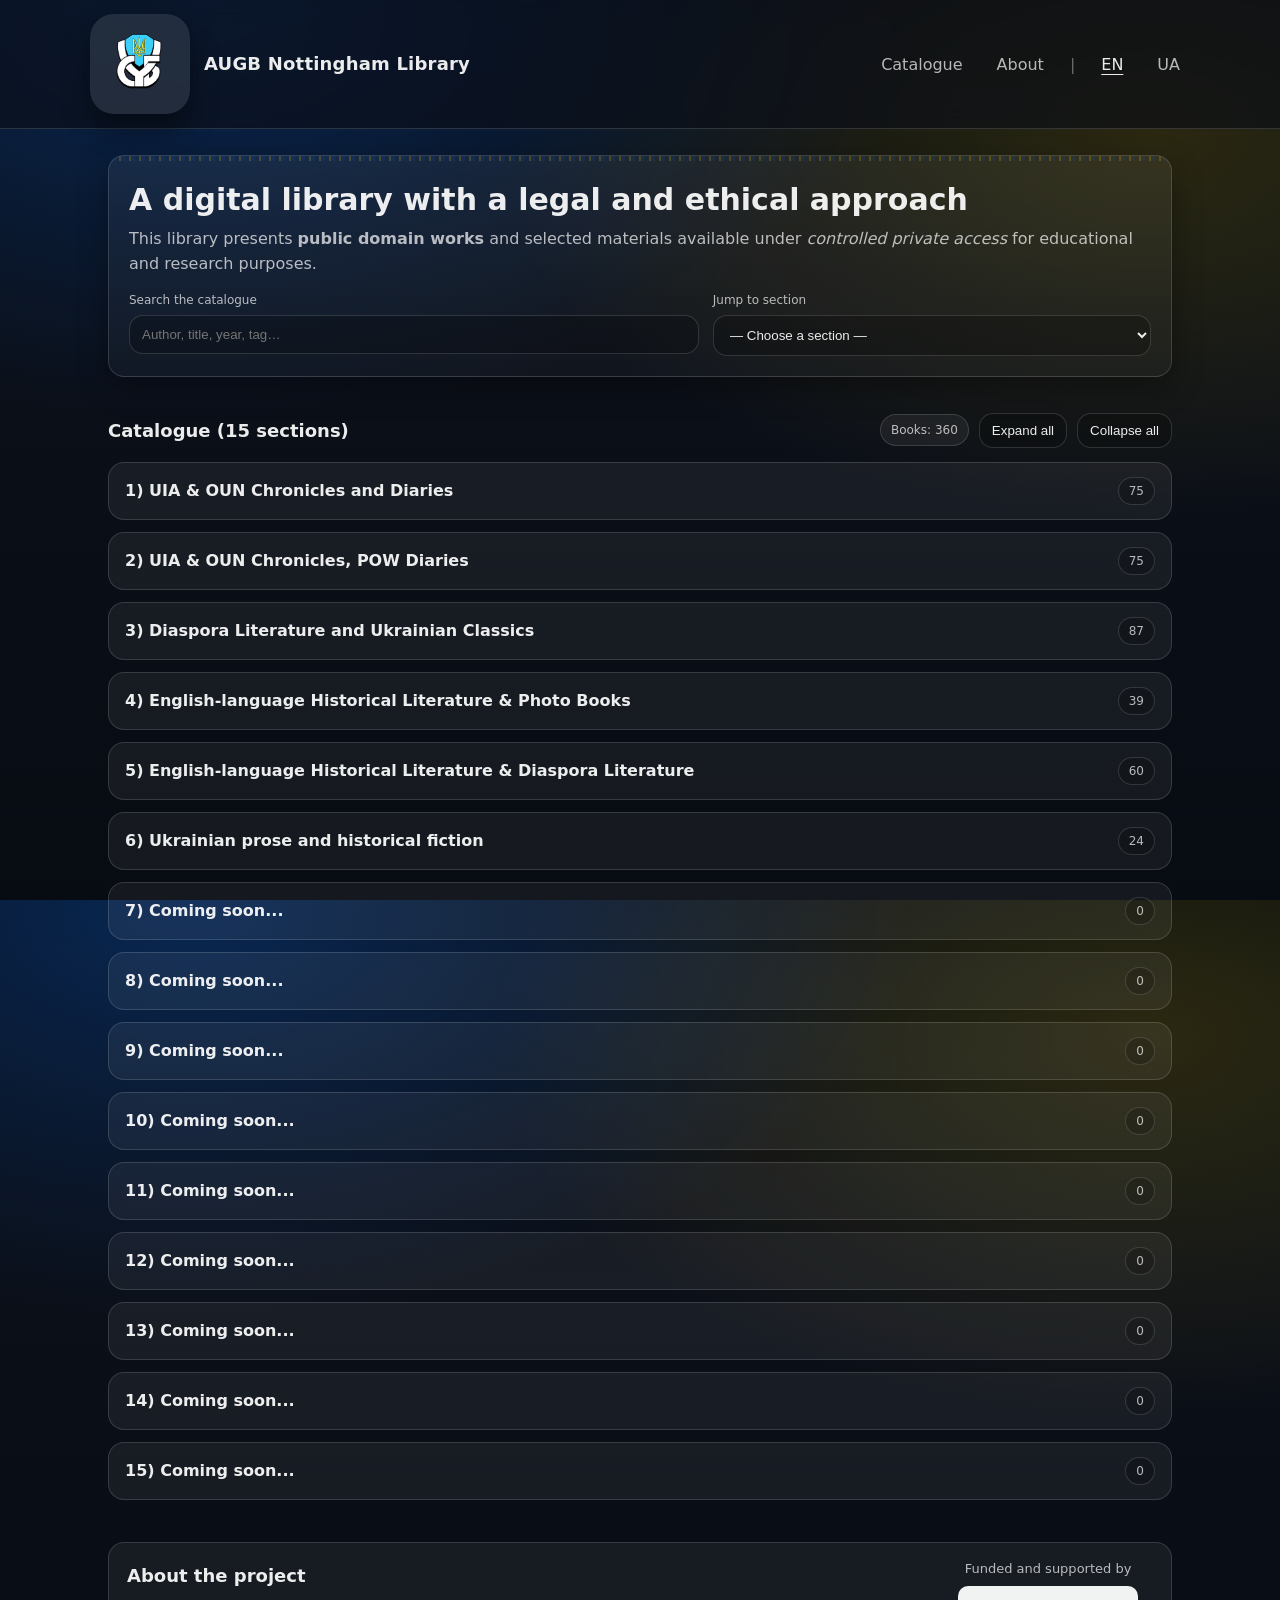
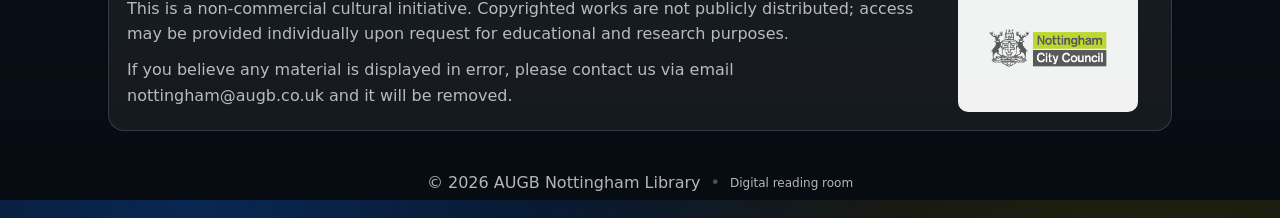
<file: index.html>
<!doctype html>
<html lang="en">
<head>
  <meta charset="utf-8" />
  <meta name="viewport" content="width=device-width, initial-scale=1" />
  <title>AUGB • Digital Library</title>
  <meta name="description" content="AUGB Digital Library: public domain works and materials for controlled private access." />

  <link rel="alternate" hreflang="en" href="./" />
  <link rel="alternate" hreflang="uk" href="uk.html" />

  <link rel="stylesheet" href="styles.css" />
</head>

<body data-lang="en">
  <header class="header">
    <div class="wrap header__inner">
      <div class="brand">
        <a class="logo-box" href="./" aria-label="AUGB home">
          <img src="assets/logo.png" alt="AUGB logo" />
        </a>

        <div class="brand__text">
          <div class="brand__title">AUGB Nottingham Library</div>
          <div class="brand__subtitle"> </div>
        </div>
      </div>

      <nav class="nav">
        <a class="nav__link" href="#catalog">Catalogue</a>
        <a class="nav__link" href="#about">About</a>

        <span class="nav__divider">|</span>
        <a class="nav__link nav__link--active" href="./" hreflang="en">EN</a>
        <a class="nav__link" href="uk.html" hreflang="uk">UA</a>
      </nav>
    </div>
  </header>

  <main class="wrap">
    <section class="hero">
      <div class="hero__box">
        <h1 class="hero__title">A digital library with a legal and ethical approach</h1>
        <p class="hero__lead">
          This library presents <strong>public domain works</strong> and selected materials available under
          <em>controlled private access</em> for educational and research purposes.
        </p>

        <div class="controls">
          <label class="control">
            <span class="control__label">Search the catalogue</span>
            <input id="searchInput" class="control__input" type="search" placeholder="Author, title, year, tag…" />
          </label>

          <label class="control">
            <span class="control__label">Jump to section</span>
            <select id="jumpSelect" class="control__select">
              <option value="">— Choose a section —</option>
            </select>
          </label>
        </div>

      </div>
    </section>

    <section id="catalog" class="section">
      <div class="section__head">
        <h2 class="section__title">Catalogue (15 sections)</h2>
        <div class="section__meta">
          <span id="resultCount" class="pill">Books: —</span>
          <button id="expandAllBtn" class="btn btn--ghost" type="button">Expand all</button>
          <button id="collapseAllBtn" class="btn btn--ghost" type="button">Collapse all</button>
        </div>
      </div>

      <!-- Sections will be generated by app.js -->
      <div id="sections" class="sections"></div>
    </section>

    <section id="about" class="section">
  <div class="about about--with-funding">
    <div class="about__content">
      <h2 class="section__title">About the project</h2>

      <p class="about__text">
        This is a non-commercial cultural initiative.
        Copyrighted works are not publicly distributed; access may be provided individually upon request for educational and research purposes.
      </p>

      <p class="about__text">
        If you believe any material is displayed in error, please contact us via email nottingham@augb.co.uk and it will be removed.
      </p>
    </div>

    <div class="funding">
      <p class="funding__text">Funded and supported by</p>
      <img class="funding__logo"
           src="assets/council.png"
           alt="Nottingham City Council logo">
    </div>
  </div>
</section>

    <footer class="footer">
      <div class="wrap footer__inner">
        <span>© <span id="yearNow"></span> AUGB Nottingham Library</span>
        <span class="footer__sep">•</span>
        <span class="footer__small">Digital reading room</span>
      </div>
    </footer>
  </main>

  <script src="app.js"></script>
</body>
</html>
</file>
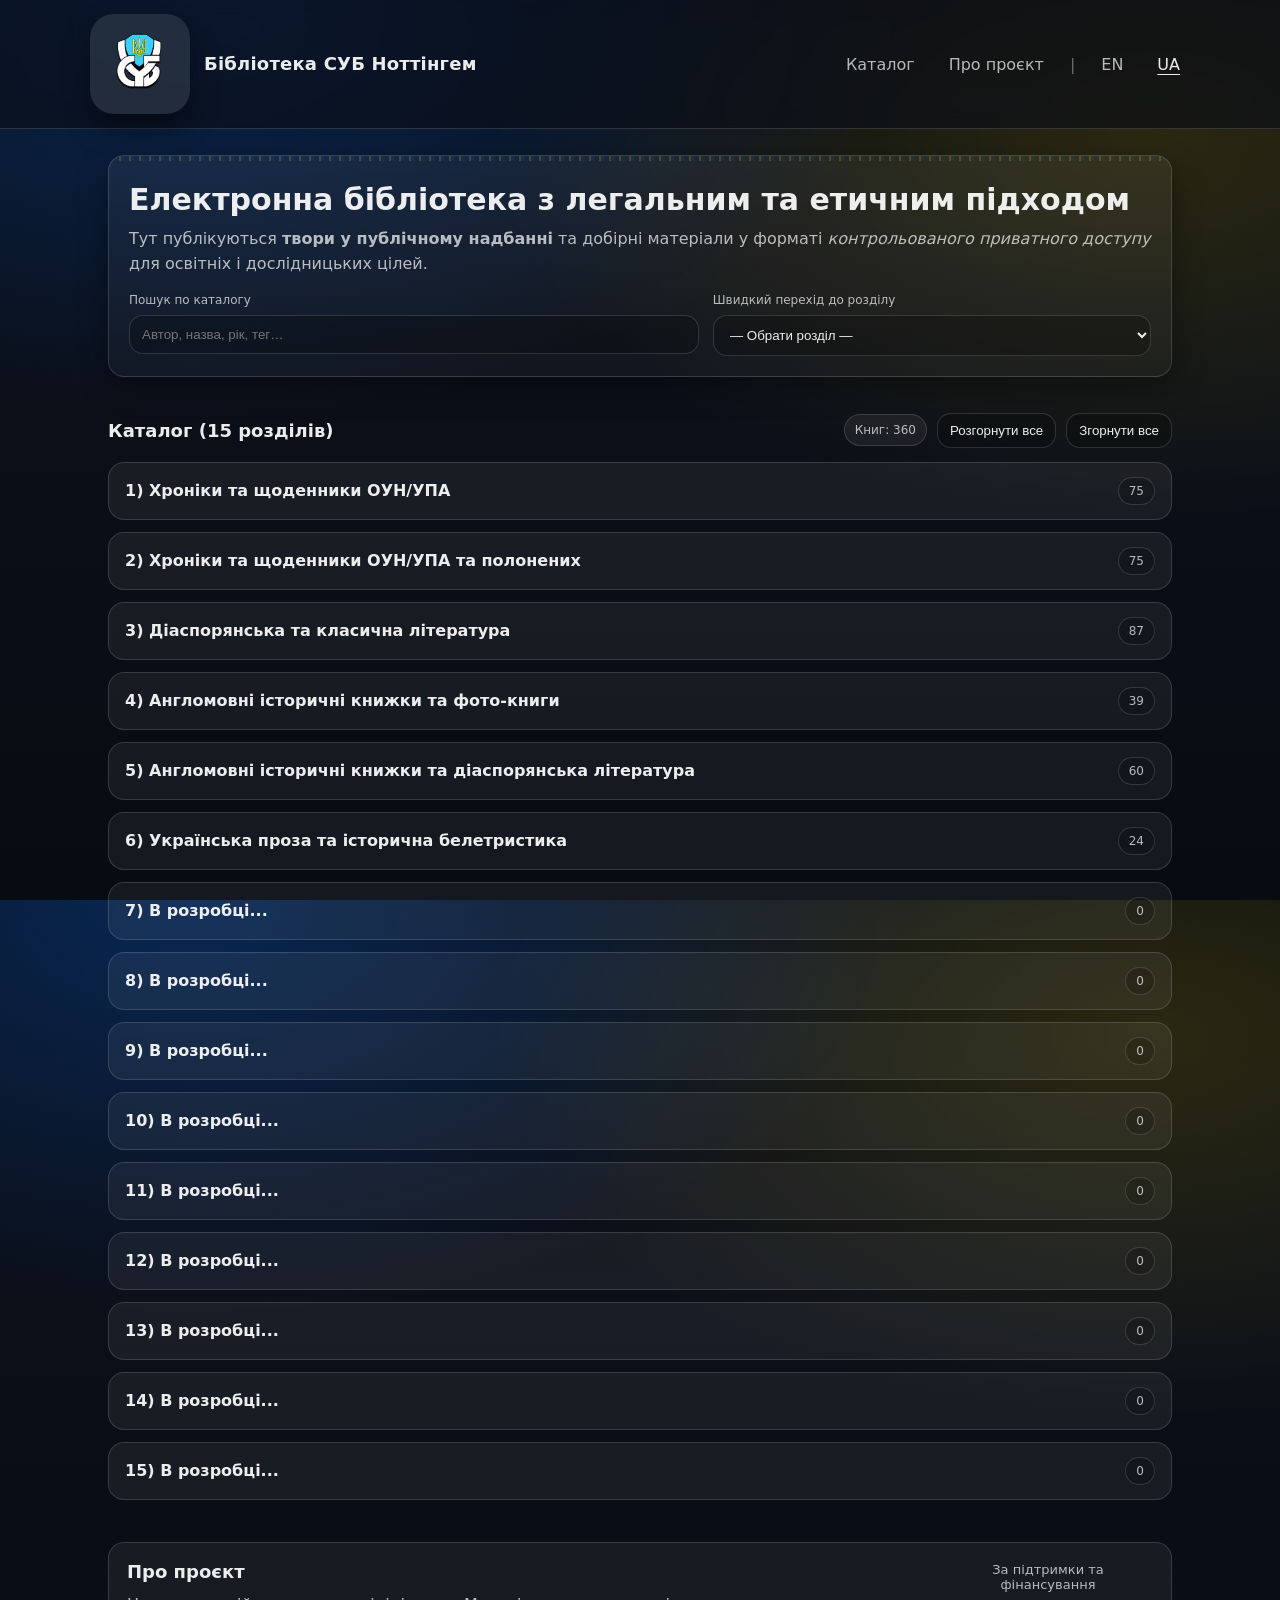
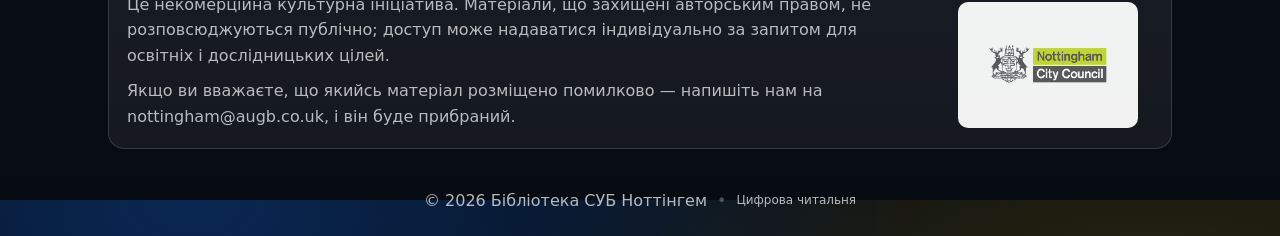
<file: uk.html>
<!doctype html>
<html lang="uk">
<head>
  <meta charset="utf-8" />
  <meta name="viewport" content="width=device-width, initial-scale=1" />
  <title>СУБ Ноттінгем • Електронна бібліотека</title>
  <meta name="description" content="Електронна бібліотека СУБ Ноттінгем: твори у публічному надбанні та матеріали для контрольованого приватного доступу." />

  <link rel="alternate" hreflang="en" href="./" />
  <link rel="alternate" hreflang="uk" href="uk.html" />

  <link rel="stylesheet" href="styles.css" />
</head>

<body data-lang="uk">
  <header class="header">
    <div class="wrap header__inner">
      <div class="brand">
        <a class="logo-box" href="./" aria-label="AUGB home">
          <img src="assets/logo.png" alt="AUGB logo" />
        </a>

        <div class="brand__text">
          <div class="brand__title">Бібліотека СУБ Ноттінгем</div>
          <div class="brand__subtitle"> </div>
        </div>
      </div>

      <nav class="nav">
        <a class="nav__link" href="#catalog">Каталог</a>
        <a class="nav__link" href="#about">Про проєкт</a>

        <span class="nav__divider">|</span>
        <a class="nav__link" href="./" hreflang="en">EN</a>
        <a class="nav__link nav__link--active" href="uk.html" hreflang="uk">UA</a>
      </nav>
    </div>
  </header>

  <main class="wrap">
    <section class="hero">
      <div class="hero__box">
        <h1 class="hero__title">Електронна бібліотека з легальним та етичним підходом</h1>
        <p class="hero__lead">
          Тут публікуються <strong>твори у публічному надбанні</strong> та добірні матеріали у форматі
          <em>контрольованого приватного доступу</em> для освітніх і дослідницьких цілей.
        </p>

        <div class="controls">
          <label class="control">
            <span class="control__label">Пошук по каталогу</span>
            <input id="searchInput" class="control__input" type="search" placeholder="Автор, назва, рік, тег…" />
          </label>

          <label class="control">
            <span class="control__label">Швидкий перехід до розділу</span>
            <select id="jumpSelect" class="control__select">
              <option value="">— Обрати розділ —</option>
            </select>
          </label>
        </div>

      </div>
    </section>

    <section id="catalog" class="section">
      <div class="section__head">
        <h2 class="section__title">Каталог (15 розділів)</h2>
        <div class="section__meta">
          <span id="resultCount" class="pill">Книг: —</span>
          <button id="expandAllBtn" class="btn btn--ghost" type="button">Розгорнути все</button>
          <button id="collapseAllBtn" class="btn btn--ghost" type="button">Згорнути все</button>
        </div>
      </div>

      <!-- Sections will be generated by app.js -->
      <div id="sections" class="sections"></div>
    </section>

    <section id="about" class="section">
  <div class="about about--with-funding">
    <div class="about__content">
      <h2 class="section__title">Про проєкт</h2>

      <p class="about__text">
        Це некомерційна культурна ініціатива.
        Матеріали, що захищені авторським правом, не розповсюджуються публічно; доступ може надаватися індивідуально за запитом для освітніх і дослідницьких цілей.
      </p>

      <p class="about__text">
        Якщо ви вважаєте, що якийсь матеріал розміщено помилково — напишіть нам на nottingham@augb.co.uk, і він буде прибраний.
      </p>
    </div>

    <div class="funding">
      <p class="funding__text">За підтримки та фінансування</p>
      <img class="funding__logo"
           src="assets/council.png"
           alt="Логотип Nottingham City Council">
    </div>
  </div>
</section>

    <footer class="footer">
      <div class="wrap footer__inner">
        <span>© <span id="yearNow"></span> Бібліотека СУБ Ноттінгем </span>
        <span class="footer__sep">•</span>
        <span class="footer__small">Цифрова читальня</span>
      </div>
    </footer>
  </main>

  <script src="app.js"></script>
</body>
</html>
</file>
<file: styles.css>
:root{
  --blue: #0B4AA2;
  --blue-2: #0A3D86;
  --yellow: #FFD500;

  --bg: #0b0f18;
  --surface: rgba(255,255,255,0.06);
  --border: rgba(255,255,255,0.14);
  --text: rgba(255,255,255,0.92);
  --muted: rgba(255,255,255,0.70);

  --radius: 16px;
  --shadow: 0 10px 30px rgba(0,0,0,0.35);
  --max: 1100px;

  --ornament: repeating-linear-gradient(
    90deg,
    rgba(255,213,0,0.22) 0px,
    rgba(255,213,0,0.22) 2px,
    rgba(11,74,162,0.22) 2px,
    rgba(11,74,162,0.22) 6px,
    transparent 6px,
    transparent 10px
  );
}

*{box-sizing:border-box}
html,body{height:100%}
body{
  margin:0;
  font-family: ui-sans-serif, system-ui, -apple-system, Segoe UI, Roboto, Arial, "Noto Sans", "Helvetica Neue", sans-serif;
  background:
    radial-gradient(1200px 700px at 15% 0%, rgba(11,74,162,0.45), transparent 60%),
    radial-gradient(1200px 700px at 90% 15%, rgba(255,213,0,0.14), transparent 55%),
    linear-gradient(180deg, #070b12 0%, #0b0f18 45%, #070b12 100%);
  color:var(--text);
}
.wrap{max-width:var(--max); margin:0 auto; padding:0 18px;}

.header{
  position: sticky;
  top:0;
  z-index: 50;
  backdrop-filter: blur(10px);
  background: rgba(11,15,24,0.65);
  border-bottom: 1px solid var(--border);
}
.header__inner{
  display:flex;
  align-items:center;
  justify-content:space-between;
  gap:16px;
  padding:14px 0;
}

.brand{display:flex; align-items:center; gap:14px;}
.brand__text{display:flex; flex-direction:column;}
.brand__title{font-weight: 800; letter-spacing: 0.2px; font-size: 18px;}
.brand__subtitle{font-size: 12px; color: var(--muted); margin-top: 2px;}

/* LOGO: stable + centered */
.logo-box{
  width: 100px;
  height: 100px;
  border-radius: 24px;
  background: rgba(255,255,255,0.10);
  display: flex;
  align-items: center;
  justify-content: center;
  overflow: hidden;
  box-shadow: 0 14px 28px rgba(0,0,0,0.45);
  flex: 0 0 auto;
}
.logo-box img{
  width: 90%;
  height: 90%;
  object-fit: contain;
  display:block;
  transform: translateY(-1px);
}

.nav{display:flex; gap:14px; align-items:center;}
.nav__link{
  color: var(--muted);
  text-decoration:none;
  padding:8px 10px;
  border-radius: 12px;
}
.nav__link:hover{background: var(--surface); color: var(--text);}
.nav__divider{opacity:0.4; margin: 0 2px;}
.nav__link--active{
  color: var(--text);
  text-decoration: underline;
  text-underline-offset: 4px;
}

.hero{padding: 26px 0 18px;}
.hero__box{
  border:1px solid var(--border);
  background: linear-gradient(180deg, rgba(255,255,255,0.06), rgba(255,255,255,0.03));
  border-radius: var(--radius);
  box-shadow: var(--shadow);
  padding: 20px;
  position: relative;
  overflow:hidden;
}
.hero__box::before{
  content:"";
  position:absolute;
  left:-20px; right:-20px; top:-1px;
  height:6px;
  background: var(--ornament);
  opacity: 0.9;
}
.hero__title{margin: 6px 0 10px; font-size: clamp(20px, 3vw, 30px);}
.hero__lead{margin:0; color:var(--muted); line-height:1.55;}

.controls{
  display:grid;
  grid-template-columns: 1.3fr 1fr;
  gap: 14px;
  margin-top: 16px;
}
@media (max-width: 860px){
  .controls{grid-template-columns: 1fr;}
}

.control{display:flex; flex-direction:column; gap:8px;}
.control__label{font-size: 12px; color: var(--muted);}
.control__input, .control__select{
  width:100%;
  padding: 11px 12px;
  border-radius: 14px;
  border: 1px solid var(--border);
  background: rgba(0,0,0,0.22);
  color: var(--text);
  outline: none;
}
.control__input:focus, .control__select:focus{
  border-color: rgba(255,213,0,0.45);
  box-shadow: 0 0 0 4px rgba(11,74,162,0.18);
}

.hint{
  margin: 14px 0 0;
  color: var(--muted);
  font-size: 13px;
}
.hint code{
  padding: 2px 6px;
  border: 1px solid var(--border);
  background: rgba(0,0,0,0.22);
  border-radius: 10px;
}

.section{padding: 18px 0 24px;}
.section__head{display:flex; justify-content:space-between; align-items:center; gap:12px; flex-wrap:wrap;}
.section__title{margin:0; font-size: 18px;}
.section__meta{display:flex; gap:10px; align-items:center; flex-wrap:wrap;}

.pill{
  display:inline-flex; align-items:center;
  padding: 8px 10px;
  border-radius: 999px;
  border:1px solid var(--border);
  background: var(--surface);
  font-size: 12px;
  color: var(--muted);
}

.btn{
  border:1px solid var(--border);
  border-radius: 14px;
  padding: 9px 12px;
  background: rgba(0,0,0,0.18);
  color: var(--text);
  cursor: pointer;
}
.btn:hover{filter: brightness(1.05);}

.sections{display:flex; flex-direction:column; gap:12px; margin-top: 14px;}

.cat{
  border:1px solid var(--border);
  border-radius: var(--radius);
  background: var(--surface);
  overflow:hidden;
}
.cat__summary{
  list-style:none;
  cursor:pointer;
  display:flex; justify-content:space-between; align-items:center;
  padding: 14px 16px;
  gap: 12px;
}
.cat__summary::-webkit-details-marker{display:none;}
.cat__title{font-weight: 700;}
.cat__count{
  font-size: 12px; color: var(--muted);
  border:1px solid var(--border);
  padding: 6px 10px;
  border-radius: 999px;
  background: rgba(0,0,0,0.18);
}
.cat__body{padding: 0 16px 16px;}

.grid{
  display:grid;
  grid-template-columns: repeat(2, minmax(0, 1fr));
  gap: 14px;
  margin-top: 12px;
}
@media (max-width: 900px){ .grid{grid-template-columns: 1fr;} }

.card{
  border:1px solid var(--border);
  background: rgba(0,0,0,0.20);
  border-radius: var(--radius);
  padding: 14px;
  box-shadow: 0 12px 30px rgba(0,0,0,0.22);
}
.card__top{display:flex; justify-content:space-between; align-items:flex-start; gap:10px;}
.card__title{margin:0; font-size: 16px;}
.card__meta{margin:6px 0 0; font-size: 12px; color: var(--muted);}
.card__desc{margin:10px 0 12px; color: var(--muted); line-height:1.45; font-size: 13px;}

.badge{
  font-size: 11px;
  padding: 6px 10px;
  border-radius: 999px;
  background: rgba(11,74,162,0.35);
  border:1px solid rgba(11,74,162,0.55);
  color: rgba(255,255,255,0.95);
  white-space: nowrap;
}

/* ONE-TIME FIX: iframe always fits, no manual height */
.embed{
  position: relative;
  width: 100%;
  aspect-ratio: 16 / 10;
  border-radius: 16px;
  overflow: hidden;
  background: rgba(255,255,255,0.03);
  border: 1px solid rgba(255,255,255,0.15);
}
.embed iframe{
  position:absolute;
  inset:0;
  width:100%;
  height:100%;
  border:0;
  display:block;
}

.embed__empty{
  position:absolute;
  inset:0;
  display:grid;
  place-items:center;
  text-align:center;
  color: rgba(255,255,255,0.55);
  padding: 18px;
}

.card__tags{display:flex; gap:8px; flex-wrap:wrap; margin-top: 12px;}
.tag{
  font-size: 11px;
  padding: 6px 10px;
  border-radius: 999px;
  border:1px solid var(--border);
  background: rgba(0,0,0,0.18);
  color: var(--muted);
}

.about{
  border:1px solid var(--border);
  border-radius: var(--radius);
  background: var(--surface);
  padding: 18px;
}
.about__text{margin: 10px 0 0; color: var(--muted); line-height:1.6;}

.footer{padding: 18px 0 26px; color: var(--muted);}
.footer__inner{display:flex; gap:10px; align-items:center; justify-content:center; flex-wrap:wrap;}
.footer__sep{opacity:0.4;}
.footer__small{font-size: 12px;}
/* ===== Mobile header fix: keep language switch visible ===== */
@media (max-width: 720px){
  .header__inner{
    flex-wrap: wrap;
    gap: 10px;
  }

  .brand{
    flex: 1 1 100%;
    min-width: 0;
  }

  .nav{
    flex: 1 1 100%;
    justify-content: flex-end;
    flex-wrap: wrap;
    gap: 8px;
  }

  .nav__link{
    padding: 8px 8px;
  }
}

@media (max-width: 420px){
  /* super narrow screens */
  .nav{ gap: 6px; }
  .nav__link{ padding: 7px 7px; }
}
/* Load-on-click cover (saves traffic & CPU) */
.embed__cover{
  width: 100%;
  height: 100%;
  border: 0;
  cursor: pointer;
  display: grid;
  place-items: center;
  text-align: center;
  padding: 18px;
  color: rgba(255,255,255,0.92);
  background:
    radial-gradient(600px 240px at 50% 30%, rgba(255,255,255,0.10), transparent 60%),
    rgba(0,0,0,0.20);
  backdrop-filter: blur(10px);
}

.embed__coverText{
  font-weight: 800;
  font-size: 14px;
}

.embed__coverSub{
  margin-top: 6px;
  font-size: 12px;
  color: rgba(255,255,255,0.70);
}
.about--with-funding{
  display: grid;
  grid-template-columns: 1fr 210px;
  gap: 24px;
  align-items: center;
}

.about__content{
  min-width: 0;
}

.funding{
  margin-top: 0;
  padding-top: 0;
  border-top: 0;

  display: flex;
  flex-direction: column;
  align-items: center;
  gap: 10px;
  text-align: center;
}

.funding__text{
  margin: 0;
  color: var(--muted);
  font-size: 13px;
}

.funding__logo{
  max-width: 180px; /* примерно на 35% меньше, чем 280px */
  width: 100%;
  height: auto;

  background: rgba(255,255,255,0.94);
  border-radius: 10px;
  padding: 10px;
}

@media (max-width: 720px){
  .about--with-funding{
    grid-template-columns: 1fr;
  }

  .funding{
    align-items: flex-start;
    text-align: left;
    margin-top: 16px;
    padding-top: 16px;
    border-top: 1px solid var(--border);
  }

  .funding__logo{
    max-width: 170px;
  }
}
</file>
